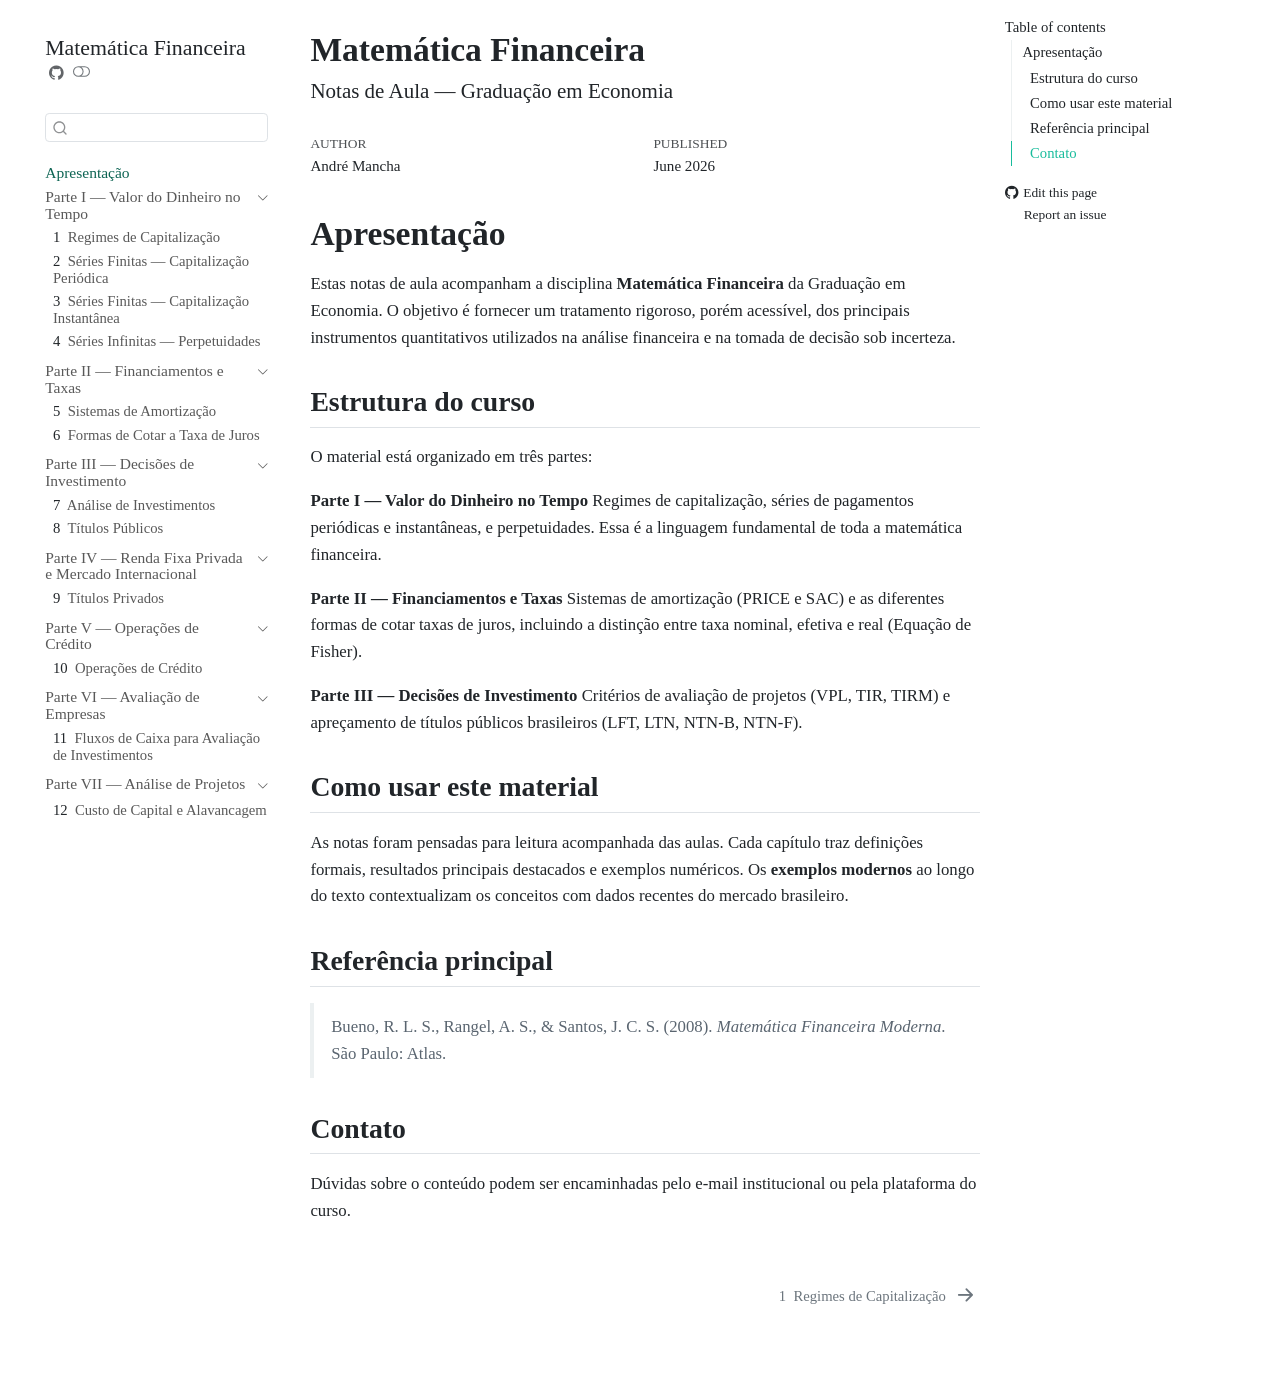
<file: index.html>
<!DOCTYPE html>
<html xmlns="http://www.w3.org/1999/xhtml" lang="en" xml:lang="en"><head>

<meta charset="utf-8">
<meta name="generator" content="quarto-1.9.37">

<meta name="viewport" content="width=device-width, initial-scale=1.0, user-scalable=yes">

<meta name="author" content="André Mancha">

<title>Matemática Financeira</title>
<style>
/* Default styles provided by pandoc.
** See https://pandoc.org/MANUAL.html#variables-for-html for config info.
*/
code{white-space: pre-wrap;}
span.smallcaps{font-variant: small-caps;}
div.columns{display: flex; gap: min(4vw, 1.5em);}
div.column{flex: auto; overflow-x: auto;}
div.hanging-indent{margin-left: 1.5em; text-indent: -1.5em;}
ul.task-list{list-style: none;}
ul.task-list li input[type="checkbox"] {
  width: 0.8em;
  margin: 0 0.8em 0.2em -1em; /* quarto-specific, see https://github.com/quarto-dev/quarto-cli/issues/4556 */ 
  vertical-align: middle;
}
</style>


<script src="site_libs/quarto-nav/quarto-nav.js"></script>
<script src="site_libs/quarto-nav/headroom.min.js"></script>
<script src="site_libs/clipboard/clipboard.min.js"></script>
<script src="site_libs/quarto-search/autocomplete.umd.js"></script>
<script src="site_libs/quarto-search/fuse.min.js"></script>
<script src="site_libs/quarto-search/quarto-search.js"></script>
<meta name="quarto:offset" content="./">
<link href="./cap01.html" rel="next">
<script src="site_libs/quarto-html/quarto.js" type="module"></script>
<script src="site_libs/quarto-html/tabsets/tabsets.js" type="module"></script>
<script src="site_libs/quarto-html/popper.min.js"></script>
<script src="site_libs/quarto-html/tippy.umd.min.js"></script>
<script src="site_libs/quarto-html/anchor.min.js"></script>
<link href="site_libs/quarto-html/tippy.css" rel="stylesheet">
<link href="site_libs/quarto-html/quarto-syntax-highlighting-acf12a64177840b8d86f2d4f01b2e9fb.css" rel="stylesheet" class="quarto-color-scheme" id="quarto-text-highlighting-styles">
<link href="site_libs/quarto-html/quarto-syntax-highlighting-dark-23bbe8b5e4efc1e257f6d59dce478b08.css" rel="stylesheet" class="quarto-color-scheme quarto-color-alternate" id="quarto-text-highlighting-styles">
<link href="site_libs/quarto-html/quarto-syntax-highlighting-acf12a64177840b8d86f2d4f01b2e9fb.css" rel="stylesheet" class="quarto-color-scheme-extra" id="quarto-text-highlighting-styles">
<script src="site_libs/bootstrap/bootstrap.min.js"></script>
<link href="site_libs/bootstrap/bootstrap-icons.css" rel="stylesheet">
<link href="site_libs/bootstrap/bootstrap-5e84bfc275a11b50e0d7ebff09d618b5.min.css" rel="stylesheet" append-hash="true" class="quarto-color-scheme" id="quarto-bootstrap" data-mode="light">
<link href="site_libs/bootstrap/bootstrap-dark-033fcdf7c47ae6dba4dd670e3d8864e9.min.css" rel="stylesheet" append-hash="true" class="quarto-color-scheme quarto-color-alternate" id="quarto-bootstrap" data-mode="dark">
<link href="site_libs/bootstrap/bootstrap-5e84bfc275a11b50e0d7ebff09d618b5.min.css" rel="stylesheet" append-hash="true" class="quarto-color-scheme-extra" id="quarto-bootstrap" data-mode="light">
<script id="quarto-search-options" type="application/json">{
  "location": "sidebar",
  "copy-button": false,
  "collapse-after": 3,
  "panel-placement": "start",
  "type": "textbox",
  "limit": 50,
  "keyboard-shortcut": [
    "f",
    "/",
    "s"
  ],
  "show-item-context": false,
  "language": {
    "search-no-results-text": "No results",
    "search-matching-documents-text": "matching documents",
    "search-copy-link-title": "Copy link to search",
    "search-hide-matches-text": "Hide additional matches",
    "search-more-match-text": "more match in this document",
    "search-more-matches-text": "more matches in this document",
    "search-clear-button-title": "Clear",
    "search-text-placeholder": "",
    "search-detached-cancel-button-title": "Cancel",
    "search-submit-button-title": "Submit",
    "search-label": "Search"
  }
}</script>


</head>

<body class="nav-sidebar floating quarto-light"><script id="quarto-html-before-body" type="application/javascript">
    const toggleBodyColorMode = (bsSheetEl) => {
      const mode = bsSheetEl.getAttribute("data-mode");
      const bodyEl = window.document.querySelector("body");
      if (mode === "dark") {
        bodyEl.classList.add("quarto-dark");
        bodyEl.classList.remove("quarto-light");
      } else {
        bodyEl.classList.add("quarto-light");
        bodyEl.classList.remove("quarto-dark");
      }
    }
    const toggleBodyColorPrimary = () => {
      const bsSheetEl = window.document.querySelector("link#quarto-bootstrap:not([rel=disabled-stylesheet])");
      if (bsSheetEl) {
        toggleBodyColorMode(bsSheetEl);
      }
    }
    const setColorSchemeToggle = (alternate) => {
      const toggles = window.document.querySelectorAll('.quarto-color-scheme-toggle');
      for (let i=0; i < toggles.length; i++) {
        const toggle = toggles[i];
        if (toggle) {
          if (alternate) {
            toggle.classList.add("alternate");
          } else {
            toggle.classList.remove("alternate");
          }
        }
      }
    };
    const toggleColorMode = (alternate) => {
      // Switch the stylesheets
      const primaryStylesheets = window.document.querySelectorAll('link.quarto-color-scheme:not(.quarto-color-alternate)');
      const alternateStylesheets = window.document.querySelectorAll('link.quarto-color-scheme.quarto-color-alternate');
      manageTransitions('#quarto-margin-sidebar .nav-link', false);
      if (alternate) {
        // note: dark is layered on light, we don't disable primary!
        enableStylesheet(alternateStylesheets);
        for (const sheetNode of alternateStylesheets) {
          if (sheetNode.id === "quarto-bootstrap") {
            toggleBodyColorMode(sheetNode);
          }
        }
      } else {
        disableStylesheet(alternateStylesheets);
        enableStylesheet(primaryStylesheets)
        toggleBodyColorPrimary();
      }
      manageTransitions('#quarto-margin-sidebar .nav-link', true);
      // Switch the toggles
      setColorSchemeToggle(alternate)
      // Hack to workaround the fact that safari doesn't
      // properly recolor the scrollbar when toggling (#1455)
      if (navigator.userAgent.indexOf('Safari') > 0 && navigator.userAgent.indexOf('Chrome') == -1) {
        manageTransitions("body", false);
        window.scrollTo(0, 1);
        setTimeout(() => {
          window.scrollTo(0, 0);
          manageTransitions("body", true);
        }, 40);
      }
    }
    const disableStylesheet = (stylesheets) => {
      for (let i=0; i < stylesheets.length; i++) {
        const stylesheet = stylesheets[i];
        stylesheet.rel = 'disabled-stylesheet';
      }
    }
    const enableStylesheet = (stylesheets) => {
      for (let i=0; i < stylesheets.length; i++) {
        const stylesheet = stylesheets[i];
        if(stylesheet.rel !== 'stylesheet') { // for Chrome, which will still FOUC without this check
          stylesheet.rel = 'stylesheet';
        }
      }
    }
    const manageTransitions = (selector, allowTransitions) => {
      const els = window.document.querySelectorAll(selector);
      for (let i=0; i < els.length; i++) {
        const el = els[i];
        if (allowTransitions) {
          el.classList.remove('notransition');
        } else {
          el.classList.add('notransition');
        }
      }
    }
    const isFileUrl = () => {
      return window.location.protocol === 'file:';
    }
    const hasAlternateSentinel = () => {
      let styleSentinel = getColorSchemeSentinel();
      if (styleSentinel !== null) {
        return styleSentinel === "alternate";
      } else {
        return false;
      }
    }
    const setStyleSentinel = (alternate) => {
      const value = alternate ? "alternate" : "default";
      if (!isFileUrl()) {
        window.localStorage.setItem("quarto-color-scheme", value);
      } else {
        localAlternateSentinel = value;
      }
    }
    const getColorSchemeSentinel = () => {
      if (!isFileUrl()) {
        const storageValue = window.localStorage.getItem("quarto-color-scheme");
        return storageValue != null ? storageValue : localAlternateSentinel;
      } else {
        return localAlternateSentinel;
      }
    }
    const toggleGiscusIfUsed = (isAlternate, darkModeDefault) => {
      const baseTheme = document.querySelector('#giscus-base-theme')?.value ?? 'light';
      const alternateTheme = document.querySelector('#giscus-alt-theme')?.value ?? 'dark';
      let newTheme = '';
      if(authorPrefersDark) {
        newTheme = isAlternate ? baseTheme : alternateTheme;
      } else {
        newTheme = isAlternate ? alternateTheme : baseTheme;
      }
      const changeGiscusTheme = () => {
        // From: https://github.com/giscus/giscus/issues/336
        const sendMessage = (message) => {
          const iframe = document.querySelector('iframe.giscus-frame');
          if (!iframe) return;
          iframe.contentWindow.postMessage({ giscus: message }, 'https://giscus.app');
        }
        sendMessage({
          setConfig: {
            theme: newTheme
          }
        });
      }
      const isGiscussLoaded = window.document.querySelector('iframe.giscus-frame') !== null;
      if (isGiscussLoaded) {
        changeGiscusTheme();
      }
    };
    const authorPrefersDark = false;
    const darkModeDefault = authorPrefersDark;
      document.querySelector('link#quarto-text-highlighting-styles.quarto-color-scheme-extra').rel = 'disabled-stylesheet';
      document.querySelector('link#quarto-bootstrap.quarto-color-scheme-extra').rel = 'disabled-stylesheet';
    let localAlternateSentinel = darkModeDefault ? 'alternate' : 'default';
    // Dark / light mode switch
    window.quartoToggleColorScheme = () => {
      // Read the current dark / light value
      let toAlternate = !hasAlternateSentinel();
      toggleColorMode(toAlternate);
      setStyleSentinel(toAlternate);
      toggleGiscusIfUsed(toAlternate, darkModeDefault);
      window.dispatchEvent(new Event('resize'));
    };
    // Switch to dark mode if need be
    if (hasAlternateSentinel()) {
      toggleColorMode(true);
    } else {
      toggleColorMode(false);
    }
  </script>

<div id="quarto-search-results"></div>
  <header id="quarto-header" class="headroom fixed-top">
  <nav class="quarto-secondary-nav">
    <div class="container-fluid d-flex">
      <button type="button" class="quarto-btn-toggle btn" data-bs-toggle="collapse" role="button" data-bs-target=".quarto-sidebar-collapse-item" aria-controls="quarto-sidebar" aria-expanded="false" aria-label="Toggle sidebar navigation" onclick="if (window.quartoToggleHeadroom) { window.quartoToggleHeadroom(); }">
        <i class="bi bi-layout-text-sidebar-reverse"></i>
      </button>
        <nav class="quarto-page-breadcrumbs" aria-label="breadcrumb"><ol class="breadcrumb"><li class="breadcrumb-item"><a href="./index.html">Apresentação</a></li></ol></nav>
        <a class="flex-grow-1" role="navigation" data-bs-toggle="collapse" data-bs-target=".quarto-sidebar-collapse-item" aria-controls="quarto-sidebar" aria-expanded="false" aria-label="Toggle sidebar navigation" onclick="if (window.quartoToggleHeadroom) { window.quartoToggleHeadroom(); }">      
        </a>
      <button type="button" class="btn quarto-search-button" aria-label="Search" onclick="window.quartoOpenSearch();">
        <i class="bi bi-search"></i>
      </button>
    </div>
  </nav>
</header>
<!-- content -->
<div id="quarto-content" class="quarto-container page-columns page-rows-contents page-layout-article">
<!-- sidebar -->
  <nav id="quarto-sidebar" class="sidebar collapse collapse-horizontal quarto-sidebar-collapse-item sidebar-navigation floating overflow-auto">
    <div class="pt-lg-2 mt-2 text-left sidebar-header">
    <div class="sidebar-title mb-0 py-0">
      <a href="./">Matemática Financeira</a> 
        <div class="sidebar-tools-main">
    <a href="https://github.com/andre-mancha/MatFin" title="Source Code" class="quarto-navigation-tool px-1" aria-label="Source Code"><i class="bi bi-github"></i></a>
  <a href="" class="quarto-color-scheme-toggle quarto-navigation-tool  px-1" onclick="window.quartoToggleColorScheme(); return false;" title="Toggle dark mode"><i class="bi"></i></a>
</div>
    </div>
      </div>
        <div class="mt-2 flex-shrink-0 align-items-center">
        <div class="sidebar-search">
        <div id="quarto-search" class="" title="Search"></div>
        </div>
        </div>
    <div class="sidebar-menu-container"> 
    <ul class="list-unstyled mt-1">
        <li class="sidebar-item">
  <div class="sidebar-item-container"> 
  <a href="./index.html" class="sidebar-item-text sidebar-link active">
 <span class="menu-text">Apresentação</span></a>
  </div>
</li>
        <li class="sidebar-item sidebar-item-section">
      <div class="sidebar-item-container"> 
            <a class="sidebar-item-text sidebar-link text-start" data-bs-toggle="collapse" data-bs-target="#quarto-sidebar-section-1" role="navigation" aria-expanded="true">
 <span class="menu-text">Parte I — Valor do Dinheiro no Tempo</span></a>
          <a class="sidebar-item-toggle text-start" data-bs-toggle="collapse" data-bs-target="#quarto-sidebar-section-1" role="navigation" aria-expanded="true" aria-label="Toggle section">
            <i class="bi bi-chevron-right ms-2"></i>
          </a> 
      </div>
      <ul id="quarto-sidebar-section-1" class="collapse list-unstyled sidebar-section depth1 show">  
          <li class="sidebar-item">
  <div class="sidebar-item-container"> 
  <a href="./cap01.html" class="sidebar-item-text sidebar-link">
 <span class="menu-text"><span class="chapter-number">1</span>&nbsp; <span class="chapter-title">Regimes de Capitalização</span></span></a>
  </div>
</li>
          <li class="sidebar-item">
  <div class="sidebar-item-container"> 
  <a href="./cap02.html" class="sidebar-item-text sidebar-link">
 <span class="menu-text"><span class="chapter-number">2</span>&nbsp; <span class="chapter-title">Séries Finitas — Capitalização Periódica</span></span></a>
  </div>
</li>
          <li class="sidebar-item">
  <div class="sidebar-item-container"> 
  <a href="./cap03.html" class="sidebar-item-text sidebar-link">
 <span class="menu-text"><span class="chapter-number">3</span>&nbsp; <span class="chapter-title">Séries Finitas — Capitalização Instantânea</span></span></a>
  </div>
</li>
          <li class="sidebar-item">
  <div class="sidebar-item-container"> 
  <a href="./cap04.html" class="sidebar-item-text sidebar-link">
 <span class="menu-text"><span class="chapter-number">4</span>&nbsp; <span class="chapter-title">Séries Infinitas — Perpetuidades</span></span></a>
  </div>
</li>
      </ul>
  </li>
        <li class="sidebar-item sidebar-item-section">
      <div class="sidebar-item-container"> 
            <a class="sidebar-item-text sidebar-link text-start" data-bs-toggle="collapse" data-bs-target="#quarto-sidebar-section-2" role="navigation" aria-expanded="true">
 <span class="menu-text">Parte II — Financiamentos e Taxas</span></a>
          <a class="sidebar-item-toggle text-start" data-bs-toggle="collapse" data-bs-target="#quarto-sidebar-section-2" role="navigation" aria-expanded="true" aria-label="Toggle section">
            <i class="bi bi-chevron-right ms-2"></i>
          </a> 
      </div>
      <ul id="quarto-sidebar-section-2" class="collapse list-unstyled sidebar-section depth1 show">  
          <li class="sidebar-item">
  <div class="sidebar-item-container"> 
  <a href="./cap05.html" class="sidebar-item-text sidebar-link">
 <span class="menu-text"><span class="chapter-number">5</span>&nbsp; <span class="chapter-title">Sistemas de Amortização</span></span></a>
  </div>
</li>
          <li class="sidebar-item">
  <div class="sidebar-item-container"> 
  <a href="./cap06.html" class="sidebar-item-text sidebar-link">
 <span class="menu-text"><span class="chapter-number">6</span>&nbsp; <span class="chapter-title">Formas de Cotar a Taxa de Juros</span></span></a>
  </div>
</li>
      </ul>
  </li>
        <li class="sidebar-item sidebar-item-section">
      <div class="sidebar-item-container"> 
            <a class="sidebar-item-text sidebar-link text-start" data-bs-toggle="collapse" data-bs-target="#quarto-sidebar-section-3" role="navigation" aria-expanded="true">
 <span class="menu-text">Parte III — Decisões de Investimento</span></a>
          <a class="sidebar-item-toggle text-start" data-bs-toggle="collapse" data-bs-target="#quarto-sidebar-section-3" role="navigation" aria-expanded="true" aria-label="Toggle section">
            <i class="bi bi-chevron-right ms-2"></i>
          </a> 
      </div>
      <ul id="quarto-sidebar-section-3" class="collapse list-unstyled sidebar-section depth1 show">  
          <li class="sidebar-item">
  <div class="sidebar-item-container"> 
  <a href="./cap07.html" class="sidebar-item-text sidebar-link">
 <span class="menu-text"><span class="chapter-number">7</span>&nbsp; <span class="chapter-title">Análise de Investimentos</span></span></a>
  </div>
</li>
          <li class="sidebar-item">
  <div class="sidebar-item-container"> 
  <a href="./cap08.html" class="sidebar-item-text sidebar-link">
 <span class="menu-text"><span class="chapter-number">8</span>&nbsp; <span class="chapter-title">Títulos Públicos</span></span></a>
  </div>
</li>
      </ul>
  </li>
        <li class="sidebar-item sidebar-item-section">
      <div class="sidebar-item-container"> 
            <a class="sidebar-item-text sidebar-link text-start" data-bs-toggle="collapse" data-bs-target="#quarto-sidebar-section-4" role="navigation" aria-expanded="true">
 <span class="menu-text">Parte IV — Renda Fixa Privada e Mercado Internacional</span></a>
          <a class="sidebar-item-toggle text-start" data-bs-toggle="collapse" data-bs-target="#quarto-sidebar-section-4" role="navigation" aria-expanded="true" aria-label="Toggle section">
            <i class="bi bi-chevron-right ms-2"></i>
          </a> 
      </div>
      <ul id="quarto-sidebar-section-4" class="collapse list-unstyled sidebar-section depth1 show">  
          <li class="sidebar-item">
  <div class="sidebar-item-container"> 
  <a href="./cap09.html" class="sidebar-item-text sidebar-link">
 <span class="menu-text"><span class="chapter-number">9</span>&nbsp; <span class="chapter-title">Títulos Privados</span></span></a>
  </div>
</li>
      </ul>
  </li>
        <li class="sidebar-item sidebar-item-section">
      <div class="sidebar-item-container"> 
            <a class="sidebar-item-text sidebar-link text-start" data-bs-toggle="collapse" data-bs-target="#quarto-sidebar-section-5" role="navigation" aria-expanded="true">
 <span class="menu-text">Parte V — Operações de Crédito</span></a>
          <a class="sidebar-item-toggle text-start" data-bs-toggle="collapse" data-bs-target="#quarto-sidebar-section-5" role="navigation" aria-expanded="true" aria-label="Toggle section">
            <i class="bi bi-chevron-right ms-2"></i>
          </a> 
      </div>
      <ul id="quarto-sidebar-section-5" class="collapse list-unstyled sidebar-section depth1 show">  
          <li class="sidebar-item">
  <div class="sidebar-item-container"> 
  <a href="./cap10.html" class="sidebar-item-text sidebar-link">
 <span class="menu-text"><span class="chapter-number">10</span>&nbsp; <span class="chapter-title">Operações de Crédito</span></span></a>
  </div>
</li>
      </ul>
  </li>
        <li class="sidebar-item sidebar-item-section">
      <div class="sidebar-item-container"> 
            <a class="sidebar-item-text sidebar-link text-start" data-bs-toggle="collapse" data-bs-target="#quarto-sidebar-section-6" role="navigation" aria-expanded="true">
 <span class="menu-text">Parte VI — Avaliação de Empresas</span></a>
          <a class="sidebar-item-toggle text-start" data-bs-toggle="collapse" data-bs-target="#quarto-sidebar-section-6" role="navigation" aria-expanded="true" aria-label="Toggle section">
            <i class="bi bi-chevron-right ms-2"></i>
          </a> 
      </div>
      <ul id="quarto-sidebar-section-6" class="collapse list-unstyled sidebar-section depth1 show">  
          <li class="sidebar-item">
  <div class="sidebar-item-container"> 
  <a href="./cap11.html" class="sidebar-item-text sidebar-link">
 <span class="menu-text"><span class="chapter-number">11</span>&nbsp; <span class="chapter-title">Fluxos de Caixa para Avaliação de Investimentos</span></span></a>
  </div>
</li>
      </ul>
  </li>
        <li class="sidebar-item sidebar-item-section">
      <div class="sidebar-item-container"> 
            <a class="sidebar-item-text sidebar-link text-start" data-bs-toggle="collapse" data-bs-target="#quarto-sidebar-section-7" role="navigation" aria-expanded="true">
 <span class="menu-text">Parte VII — Análise de Projetos</span></a>
          <a class="sidebar-item-toggle text-start" data-bs-toggle="collapse" data-bs-target="#quarto-sidebar-section-7" role="navigation" aria-expanded="true" aria-label="Toggle section">
            <i class="bi bi-chevron-right ms-2"></i>
          </a> 
      </div>
      <ul id="quarto-sidebar-section-7" class="collapse list-unstyled sidebar-section depth1 show">  
          <li class="sidebar-item">
  <div class="sidebar-item-container"> 
  <a href="./cap12.html" class="sidebar-item-text sidebar-link">
 <span class="menu-text"><span class="chapter-number">12</span>&nbsp; <span class="chapter-title">Custo de Capital e Alavancagem</span></span></a>
  </div>
</li>
      </ul>
  </li>
    </ul>
    </div>
</nav>
<div id="quarto-sidebar-glass" class="quarto-sidebar-collapse-item" data-bs-toggle="collapse" data-bs-target=".quarto-sidebar-collapse-item"></div>
<!-- margin-sidebar -->
    <div id="quarto-margin-sidebar" class="sidebar margin-sidebar">
        <nav id="TOC" role="doc-toc" class="toc-active">
    <h2 id="toc-title">Table of contents</h2>
   
  <ul>
  <li><a href="#apresentação" id="toc-apresentação" class="nav-link active" data-scroll-target="#apresentação">Apresentação</a>
  <ul class="collapse">
  <li><a href="#estrutura-do-curso" id="toc-estrutura-do-curso" class="nav-link" data-scroll-target="#estrutura-do-curso">Estrutura do curso</a></li>
  <li><a href="#como-usar-este-material" id="toc-como-usar-este-material" class="nav-link" data-scroll-target="#como-usar-este-material">Como usar este material</a></li>
  <li><a href="#referência-principal" id="toc-referência-principal" class="nav-link" data-scroll-target="#referência-principal">Referência principal</a></li>
  <li><a href="#contato" id="toc-contato" class="nav-link" data-scroll-target="#contato">Contato</a></li>
  </ul></li>
  </ul>
<div class="toc-actions"><ul><li><a href="https://github.com/andre-mancha/MatFin/edit/main/index.qmd" class="toc-action"><i class="bi bi-github"></i>Edit this page</a></li><li><a href="https://github.com/andre-mancha/MatFin/issues/new" class="toc-action"><i class="bi empty"></i>Report an issue</a></li></ul></div></nav>
    </div>
<!-- main -->
<main class="content" id="quarto-document-content">


<header id="title-block-header" class="quarto-title-block default">
<div class="quarto-title">
<h1 class="title">Matemática Financeira</h1>
<p class="subtitle lead">Notas de Aula — Graduação em Economia</p>
</div>



<div class="quarto-title-meta">

    <div>
    <div class="quarto-title-meta-heading">Author</div>
    <div class="quarto-title-meta-contents">
             <p>André Mancha </p>
          </div>
  </div>
    
    <div>
    <div class="quarto-title-meta-heading">Published</div>
    <div class="quarto-title-meta-contents">
      <p class="date">June 2026</p>
    </div>
  </div>
  
    
  </div>
  


</header>


<section id="apresentação" class="level1 unnumbered">
<h1 class="unnumbered">Apresentação</h1>
<p>Estas notas de aula acompanham a disciplina <strong>Matemática Financeira</strong> da Graduação em Economia. O objetivo é fornecer um tratamento rigoroso, porém acessível, dos principais instrumentos quantitativos utilizados na análise financeira e na tomada de decisão sob incerteza.</p>
<section id="estrutura-do-curso" class="level2">
<h2 class="anchored" data-anchor-id="estrutura-do-curso">Estrutura do curso</h2>
<p>O material está organizado em três partes:</p>
<p><strong>Parte I — Valor do Dinheiro no Tempo</strong> Regimes de capitalização, séries de pagamentos periódicas e instantâneas, e perpetuidades. Essa é a linguagem fundamental de toda a matemática financeira.</p>
<p><strong>Parte II — Financiamentos e Taxas</strong> Sistemas de amortização (PRICE e SAC) e as diferentes formas de cotar taxas de juros, incluindo a distinção entre taxa nominal, efetiva e real (Equação de Fisher).</p>
<p><strong>Parte III — Decisões de Investimento</strong> Critérios de avaliação de projetos (VPL, TIR, TIRM) e apreçamento de títulos públicos brasileiros (LFT, LTN, NTN-B, NTN-F).</p>
</section>
<section id="como-usar-este-material" class="level2">
<h2 class="anchored" data-anchor-id="como-usar-este-material">Como usar este material</h2>
<p>As notas foram pensadas para leitura acompanhada das aulas. Cada capítulo traz definições formais, resultados principais destacados e exemplos numéricos. Os <strong>exemplos modernos</strong> ao longo do texto contextualizam os conceitos com dados recentes do mercado brasileiro.</p>
</section>
<section id="referência-principal" class="level2">
<h2 class="anchored" data-anchor-id="referência-principal">Referência principal</h2>
<blockquote class="blockquote">
<p>Bueno, R. L. S., Rangel, A. S., &amp; Santos, J. C. S. (2008). <em>Matemática Financeira Moderna</em>. São Paulo: Atlas.</p>
</blockquote>
</section>
<section id="contato" class="level2">
<h2 class="anchored" data-anchor-id="contato">Contato</h2>
<p>Dúvidas sobre o conteúdo podem ser encaminhadas pelo e-mail institucional ou pela plataforma do curso.</p>


</section>
</section>

</main> <!-- /main -->
<script id="quarto-html-after-body" type="application/javascript">
  window.document.addEventListener("DOMContentLoaded", function (event) {
    // Ensure there is a toggle, if there isn't float one in the top right
    if (window.document.querySelector('.quarto-color-scheme-toggle') === null) {
      const a = window.document.createElement('a');
      a.classList.add('top-right');
      a.classList.add('quarto-color-scheme-toggle');
      a.href = "";
      a.onclick = function() { try { window.quartoToggleColorScheme(); } catch {} return false; };
      const i = window.document.createElement("i");
      i.classList.add('bi');
      a.appendChild(i);
      window.document.body.appendChild(a);
    }
    setColorSchemeToggle(hasAlternateSentinel())
    const icon = "";
    const anchorJS = new window.AnchorJS();
    anchorJS.options = {
      placement: 'right',
      icon: icon
    };
    anchorJS.add('.anchored');
    const isCodeAnnotation = (el) => {
      for (const clz of el.classList) {
        if (clz.startsWith('code-annotation-')) {                     
          return true;
        }
      }
      return false;
    }
    const onCopySuccess = function(e) {
      // button target
      const button = e.trigger;
      // don't keep focus
      button.blur();
      // flash "checked"
      button.classList.add('code-copy-button-checked');
      var currentTitle = button.getAttribute("title");
      button.setAttribute("title", "Copied!");
      let tooltip;
      if (window.bootstrap) {
        button.setAttribute("data-bs-toggle", "tooltip");
        button.setAttribute("data-bs-placement", "left");
        button.setAttribute("data-bs-title", "Copied!");
        tooltip = new bootstrap.Tooltip(button, 
          { trigger: "manual", 
            customClass: "code-copy-button-tooltip",
            offset: [0, -8]});
        tooltip.show();    
      }
      setTimeout(function() {
        if (tooltip) {
          tooltip.hide();
          button.removeAttribute("data-bs-title");
          button.removeAttribute("data-bs-toggle");
          button.removeAttribute("data-bs-placement");
        }
        button.setAttribute("title", currentTitle);
        button.classList.remove('code-copy-button-checked');
      }, 1000);
      // clear code selection
      e.clearSelection();
    }
    const getTextToCopy = function(trigger) {
      const outerScaffold = trigger.parentElement.cloneNode(true);
      const codeEl = outerScaffold.querySelector('code');
      for (const childEl of codeEl.children) {
        if (isCodeAnnotation(childEl)) {
          childEl.remove();
        }
      }
      return codeEl.innerText;
    }
    const clipboard = new window.ClipboardJS('.code-copy-button:not([data-in-quarto-modal])', {
      text: getTextToCopy
    });
    clipboard.on('success', onCopySuccess);
    if (window.document.getElementById('quarto-embedded-source-code-modal')) {
      const clipboardModal = new window.ClipboardJS('.code-copy-button[data-in-quarto-modal]', {
        text: getTextToCopy,
        container: window.document.getElementById('quarto-embedded-source-code-modal')
      });
      clipboardModal.on('success', onCopySuccess);
    }
      var localhostRegex = new RegExp(/^(?:http|https):\/\/localhost\:?[0-9]*\//);
      var mailtoRegex = new RegExp(/^mailto:/);
        var filterRegex = new RegExp('/' + window.location.host + '/');
      var isInternal = (href) => {
          return filterRegex.test(href) || localhostRegex.test(href) || mailtoRegex.test(href);
      }
      // Inspect non-navigation links and adorn them if external
     var links = window.document.querySelectorAll('a[href]:not(.nav-link):not(.navbar-brand):not(.toc-action):not(.sidebar-link):not(.sidebar-item-toggle):not(.pagination-link):not(.no-external):not([aria-hidden]):not(.dropdown-item):not(.quarto-navigation-tool):not(.about-link)');
      for (var i=0; i<links.length; i++) {
        const link = links[i];
        if (!isInternal(link.href)) {
          // undo the damage that might have been done by quarto-nav.js in the case of
          // links that we want to consider external
          if (link.dataset.originalHref !== undefined) {
            link.href = link.dataset.originalHref;
          }
        }
      }
    function tippyHover(el, contentFn, onTriggerFn, onUntriggerFn) {
      const config = {
        allowHTML: true,
        maxWidth: 500,
        delay: 100,
        arrow: false,
        appendTo: function(el) {
            return el.parentElement;
        },
        interactive: true,
        interactiveBorder: 10,
        theme: 'quarto',
        placement: 'bottom-start',
      };
      if (contentFn) {
        config.content = contentFn;
      }
      if (onTriggerFn) {
        config.onTrigger = onTriggerFn;
      }
      if (onUntriggerFn) {
        config.onUntrigger = onUntriggerFn;
      }
      window.tippy(el, config); 
    }
    const noterefs = window.document.querySelectorAll('a[role="doc-noteref"]');
    for (var i=0; i<noterefs.length; i++) {
      const ref = noterefs[i];
      tippyHover(ref, function() {
        // use id or data attribute instead here
        let href = ref.getAttribute('data-footnote-href') || ref.getAttribute('href');
        try { href = new URL(href).hash; } catch {}
        const id = href.replace(/^#\/?/, "");
        const note = window.document.getElementById(id);
        if (note) {
          return note.innerHTML;
        } else {
          return "";
        }
      });
    }
    const xrefs = window.document.querySelectorAll('a.quarto-xref');
    const processXRef = (id, note) => {
      // Strip column container classes
      const stripColumnClz = (el) => {
        el.classList.remove("page-full", "page-columns");
        if (el.children) {
          for (const child of el.children) {
            stripColumnClz(child);
          }
        }
      }
      stripColumnClz(note)
      if (id === null || id.startsWith('sec-')) {
        // Special case sections, only their first couple elements
        const container = document.createElement("div");
        if (note.children && note.children.length > 2) {
          container.appendChild(note.children[0].cloneNode(true));
          for (let i = 1; i < note.children.length; i++) {
            const child = note.children[i];
            if (child.tagName === "P" && child.innerText === "") {
              continue;
            } else {
              container.appendChild(child.cloneNode(true));
              break;
            }
          }
          if (window.Quarto?.typesetMath) {
            window.Quarto.typesetMath(container);
          }
          return container.innerHTML
        } else {
          if (window.Quarto?.typesetMath) {
            window.Quarto.typesetMath(note);
          }
          return note.innerHTML;
        }
      } else {
        // Remove any anchor links if they are present
        const anchorLink = note.querySelector('a.anchorjs-link');
        if (anchorLink) {
          anchorLink.remove();
        }
        if (window.Quarto?.typesetMath) {
          window.Quarto.typesetMath(note);
        }
        if (note.classList.contains("callout")) {
          return note.outerHTML;
        } else {
          return note.innerHTML;
        }
      }
    }
    for (var i=0; i<xrefs.length; i++) {
      const xref = xrefs[i];
      tippyHover(xref, undefined, function(instance) {
        instance.disable();
        let url = xref.getAttribute('href');
        let hash = undefined; 
        if (url.startsWith('#')) {
          hash = url;
        } else {
          try { hash = new URL(url).hash; } catch {}
        }
        if (hash) {
          const id = hash.replace(/^#\/?/, "");
          const note = window.document.getElementById(id);
          if (note !== null) {
            try {
              const html = processXRef(id, note.cloneNode(true));
              instance.setContent(html);
            } finally {
              instance.enable();
              instance.show();
            }
          } else {
            // See if we can fetch this
            fetch(url.split('#')[0])
            .then(res => res.text())
            .then(html => {
              const parser = new DOMParser();
              const htmlDoc = parser.parseFromString(html, "text/html");
              const note = htmlDoc.getElementById(id);
              if (note !== null) {
                const html = processXRef(id, note);
                instance.setContent(html);
              } 
            }).finally(() => {
              instance.enable();
              instance.show();
            });
          }
        } else {
          // See if we can fetch a full url (with no hash to target)
          // This is a special case and we should probably do some content thinning / targeting
          fetch(url)
          .then(res => res.text())
          .then(html => {
            const parser = new DOMParser();
            const htmlDoc = parser.parseFromString(html, "text/html");
            const note = htmlDoc.querySelector('main.content');
            if (note !== null) {
              // This should only happen for chapter cross references
              // (since there is no id in the URL)
              // remove the first header
              if (note.children.length > 0 && note.children[0].tagName === "HEADER") {
                note.children[0].remove();
              }
              const html = processXRef(null, note);
              instance.setContent(html);
            } 
          }).finally(() => {
            instance.enable();
            instance.show();
          });
        }
      }, function(instance) {
      });
    }
        let selectedAnnoteEl;
        const selectorForAnnotation = ( cell, annotation) => {
          let cellAttr = 'data-code-cell="' + cell + '"';
          let lineAttr = 'data-code-annotation="' +  annotation + '"';
          const selector = 'span[' + cellAttr + '][' + lineAttr + ']';
          return selector;
        }
        const selectCodeLines = (annoteEl) => {
          const doc = window.document;
          const targetCell = annoteEl.getAttribute("data-target-cell");
          const targetAnnotation = annoteEl.getAttribute("data-target-annotation");
          const annoteSpan = window.document.querySelector(selectorForAnnotation(targetCell, targetAnnotation));
          const lines = annoteSpan.getAttribute("data-code-lines").split(",");
          const lineIds = lines.map((line) => {
            return targetCell + "-" + line;
          })
          let top = null;
          let height = null;
          let parent = null;
          if (lineIds.length > 0) {
              //compute the position of the single el (top and bottom and make a div)
              const el = window.document.getElementById(lineIds[0]);
              top = el.offsetTop;
              height = el.offsetHeight;
              parent = el.parentElement.parentElement;
            if (lineIds.length > 1) {
              const lastEl = window.document.getElementById(lineIds[lineIds.length - 1]);
              const bottom = lastEl.offsetTop + lastEl.offsetHeight;
              height = bottom - top;
            }
            if (top !== null && height !== null && parent !== null) {
              // cook up a div (if necessary) and position it 
              let div = window.document.getElementById("code-annotation-line-highlight");
              if (div === null) {
                div = window.document.createElement("div");
                div.setAttribute("id", "code-annotation-line-highlight");
                div.style.position = 'absolute';
                parent.appendChild(div);
              }
              div.style.top = top - 2 + "px";
              div.style.height = height + 4 + "px";
              div.style.left = 0;
              let gutterDiv = window.document.getElementById("code-annotation-line-highlight-gutter");
              if (gutterDiv === null) {
                gutterDiv = window.document.createElement("div");
                gutterDiv.setAttribute("id", "code-annotation-line-highlight-gutter");
                gutterDiv.style.position = 'absolute';
                const codeCell = window.document.getElementById(targetCell);
                const gutter = codeCell.querySelector('.code-annotation-gutter');
                gutter.appendChild(gutterDiv);
              }
              gutterDiv.style.top = top - 2 + "px";
              gutterDiv.style.height = height + 4 + "px";
            }
            selectedAnnoteEl = annoteEl;
          }
        };
        const unselectCodeLines = () => {
          const elementsIds = ["code-annotation-line-highlight", "code-annotation-line-highlight-gutter"];
          elementsIds.forEach((elId) => {
            const div = window.document.getElementById(elId);
            if (div) {
              div.remove();
            }
          });
          selectedAnnoteEl = undefined;
        };
          // Handle positioning of the toggle
      window.addEventListener(
        "resize",
        throttle(() => {
          elRect = undefined;
          if (selectedAnnoteEl) {
            selectCodeLines(selectedAnnoteEl);
          }
        }, 10)
      );
      function throttle(fn, ms) {
      let throttle = false;
      let timer;
        return (...args) => {
          if(!throttle) { // first call gets through
              fn.apply(this, args);
              throttle = true;
          } else { // all the others get throttled
              if(timer) clearTimeout(timer); // cancel #2
              timer = setTimeout(() => {
                fn.apply(this, args);
                timer = throttle = false;
              }, ms);
          }
        };
      }
        // Attach click handler to the DT
        const annoteDls = window.document.querySelectorAll('dt[data-target-cell]');
        for (const annoteDlNode of annoteDls) {
          annoteDlNode.addEventListener('click', (event) => {
            const clickedEl = event.target;
            if (clickedEl !== selectedAnnoteEl) {
              unselectCodeLines();
              const activeEl = window.document.querySelector('dt[data-target-cell].code-annotation-active');
              if (activeEl) {
                activeEl.classList.remove('code-annotation-active');
              }
              selectCodeLines(clickedEl);
              clickedEl.classList.add('code-annotation-active');
            } else {
              // Unselect the line
              unselectCodeLines();
              clickedEl.classList.remove('code-annotation-active');
            }
          });
        }
    const findCites = (el) => {
      const parentEl = el.parentElement;
      if (parentEl) {
        const cites = parentEl.dataset.cites;
        if (cites) {
          return {
            el,
            cites: cites.split(' ')
          };
        } else {
          return findCites(el.parentElement)
        }
      } else {
        return undefined;
      }
    };
    var bibliorefs = window.document.querySelectorAll('a[role="doc-biblioref"]');
    for (var i=0; i<bibliorefs.length; i++) {
      const ref = bibliorefs[i];
      const citeInfo = findCites(ref);
      if (citeInfo) {
        tippyHover(citeInfo.el, function() {
          var popup = window.document.createElement('div');
          citeInfo.cites.forEach(function(cite) {
            var citeDiv = window.document.createElement('div');
            citeDiv.classList.add('hanging-indent');
            citeDiv.classList.add('csl-entry');
            var biblioDiv = window.document.getElementById('ref-' + cite);
            if (biblioDiv) {
              citeDiv.innerHTML = biblioDiv.innerHTML;
            }
            popup.appendChild(citeDiv);
          });
          return popup.innerHTML;
        });
      }
    }
  });
  </script>
<nav class="page-navigation">
  <div class="nav-page nav-page-previous">
  </div>
  <div class="nav-page nav-page-next">
      <a href="./cap01.html" class="pagination-link" aria-label="Regimes de Capitalização">
        <span class="nav-page-text"><span class="chapter-number">1</span>&nbsp; <span class="chapter-title">Regimes de Capitalização</span></span> <i class="bi bi-arrow-right-short"></i>
      </a>
  </div>
</nav>
</div> <!-- /content -->




<footer class="footer"><div class="nav-footer"><div class="nav-footer-center"><div class="toc-actions d-sm-block d-md-none"><ul><li><a href="https://github.com/andre-mancha/MatFin/edit/main/index.qmd" class="toc-action"><i class="bi bi-github"></i>Edit this page</a></li><li><a href="https://github.com/andre-mancha/MatFin/issues/new" class="toc-action"><i class="bi empty"></i>Report an issue</a></li></ul></div></div></div></footer></body></html>
</file>
<file: site_libs/quarto-html/tippy.css>
.tippy-box[data-animation=fade][data-state=hidden]{opacity:0}[data-tippy-root]{max-width:calc(100vw - 10px)}.tippy-box{position:relative;background-color:#333;color:#fff;border-radius:4px;font-size:14px;line-height:1.4;white-space:normal;outline:0;transition-property:transform,visibility,opacity}.tippy-box[data-placement^=top]>.tippy-arrow{bottom:0}.tippy-box[data-placement^=top]>.tippy-arrow:before{bottom:-7px;left:0;border-width:8px 8px 0;border-top-color:initial;transform-origin:center top}.tippy-box[data-placement^=bottom]>.tippy-arrow{top:0}.tippy-box[data-placement^=bottom]>.tippy-arrow:before{top:-7px;left:0;border-width:0 8px 8px;border-bottom-color:initial;transform-origin:center bottom}.tippy-box[data-placement^=left]>.tippy-arrow{right:0}.tippy-box[data-placement^=left]>.tippy-arrow:before{border-width:8px 0 8px 8px;border-left-color:initial;right:-7px;transform-origin:center left}.tippy-box[data-placement^=right]>.tippy-arrow{left:0}.tippy-box[data-placement^=right]>.tippy-arrow:before{left:-7px;border-width:8px 8px 8px 0;border-right-color:initial;transform-origin:center right}.tippy-box[data-inertia][data-state=visible]{transition-timing-function:cubic-bezier(.54,1.5,.38,1.11)}.tippy-arrow{width:16px;height:16px;color:#333}.tippy-arrow:before{content:"";position:absolute;border-color:transparent;border-style:solid}.tippy-content{position:relative;padding:5px 9px;z-index:1}
</file>
<file: site_libs/quarto-html/quarto-syntax-highlighting-acf12a64177840b8d86f2d4f01b2e9fb.css>
/* quarto syntax highlight colors */
:root {
  --quarto-hl-al-color: #ff5555;
  --quarto-hl-an-color: #6a737d;
  --quarto-hl-at-color: #d73a49;
  --quarto-hl-bn-color: #005cc5;
  --quarto-hl-bu-color: #d73a49;
  --quarto-hl-ch-color: #032f62;
  --quarto-hl-co-color: #6a737d;
  --quarto-hl-cv-color: #6a737d;
  --quarto-hl-cn-color: #005cc5;
  --quarto-hl-cf-color: #d73a49;
  --quarto-hl-dt-color: #d73a49;
  --quarto-hl-dv-color: #005cc5;
  --quarto-hl-do-color: #6a737d;
  --quarto-hl-er-color: #ff5555;
  --quarto-hl-ex-color: #d73a49;
  --quarto-hl-fl-color: #005cc5;
  --quarto-hl-fu-color: #6f42c1;
  --quarto-hl-im-color: #032f62;
  --quarto-hl-in-color: #6a737d;
  --quarto-hl-kw-color: #d73a49;
  --quarto-hl-op-color: #24292e;
  --quarto-hl-pp-color: #d73a49;
  --quarto-hl-re-color: #6a737d;
  --quarto-hl-sc-color: #005cc5;
  --quarto-hl-ss-color: #032f62;
  --quarto-hl-st-color: #032f62;
  --quarto-hl-va-color: #e36209;
  --quarto-hl-vs-color: #032f62;
  --quarto-hl-wa-color: #ff5555;
}

/* other quarto variables */
:root {
  --quarto-font-monospace: SFMono-Regular, Menlo, Monaco, Consolas, "Liberation Mono", "Courier New", monospace;
}

/* syntax highlight based on Pandoc's rules */
pre > code.sourceCode > span {
  color: #24292e;
}

code.sourceCode > span {
  color: #24292e;
}

div.sourceCode,
div.sourceCode pre.sourceCode {
  color: #24292e;
}

/* Normal */
code span {
  color: #24292e;
}

/* Alert */
code span.al {
  font-weight: bold;
  color: #ff5555;
}

/* Annotation */
code span.an {
  color: #6a737d;
}

/* Attribute */
code span.at {
  color: #d73a49;
}

/* BaseN */
code span.bn {
  color: #005cc5;
}

/* BuiltIn */
code span.bu {
  color: #d73a49;
}

/* ControlFlow */
code span.cf {
  color: #d73a49;
}

/* Char */
code span.ch {
  color: #032f62;
}

/* Constant */
code span.cn {
  color: #005cc5;
}

/* Comment */
code span.co {
  color: #6a737d;
}

/* CommentVar */
code span.cv {
  color: #6a737d;
}

/* Documentation */
code span.do {
  color: #6a737d;
}

/* DataType */
code span.dt {
  color: #d73a49;
}

/* DecVal */
code span.dv {
  color: #005cc5;
}

/* Error */
code span.er {
  color: #ff5555;
  text-decoration: underline;
}

/* Extension */
code span.ex {
  font-weight: bold;
  color: #d73a49;
}

/* Float */
code span.fl {
  color: #005cc5;
}

/* Function */
code span.fu {
  color: #6f42c1;
}

/* Import */
code span.im {
  color: #032f62;
}

/* Information */
code span.in {
  color: #6a737d;
}

/* Keyword */
code span.kw {
  color: #d73a49;
}

/* Operator */
code span.op {
  color: #24292e;
}

/* Preprocessor */
code span.pp {
  color: #d73a49;
}

/* RegionMarker */
code span.re {
  color: #6a737d;
}

/* SpecialChar */
code span.sc {
  color: #005cc5;
}

/* SpecialString */
code span.ss {
  color: #032f62;
}

/* String */
code span.st {
  color: #032f62;
}

/* Variable */
code span.va {
  color: #e36209;
}

/* VerbatimString */
code span.vs {
  color: #032f62;
}

/* Warning */
code span.wa {
  color: #ff5555;
}

.prevent-inlining {
  content: "</";
}

/*# sourceMappingURL=e41d78b1f7017e44483b7fefd7a010af.css.map */
</file>
<file: site_libs/quarto-html/quarto-syntax-highlighting-dark-23bbe8b5e4efc1e257f6d59dce478b08.css>
/* quarto syntax highlight colors */
:root {
  --quarto-hl-al-color: #ff5555;
  --quarto-hl-an-color: #6a737d;
  --quarto-hl-at-color: #f97583;
  --quarto-hl-bn-color: #79b8ff;
  --quarto-hl-bu-color: #f97583;
  --quarto-hl-ch-color: #9ecbff;
  --quarto-hl-co-color: #6a737d;
  --quarto-hl-cv-color: #6a737d;
  --quarto-hl-cn-color: #79b8ff;
  --quarto-hl-cf-color: #f97583;
  --quarto-hl-dt-color: #f97583;
  --quarto-hl-dv-color: #79b8ff;
  --quarto-hl-do-color: #6a737d;
  --quarto-hl-er-color: #ff5555;
  --quarto-hl-ex-color: #f97583;
  --quarto-hl-fl-color: #79b8ff;
  --quarto-hl-fu-color: #b392f0;
  --quarto-hl-im-color: #9ecbff;
  --quarto-hl-in-color: #6a737d;
  --quarto-hl-kw-color: #f97583;
  --quarto-hl-op-color: #e1e4e8;
  --quarto-hl-pp-color: #f97583;
  --quarto-hl-re-color: #6a737d;
  --quarto-hl-sc-color: #79b8ff;
  --quarto-hl-ss-color: #9ecbff;
  --quarto-hl-st-color: #9ecbff;
  --quarto-hl-va-color: #ffab70;
  --quarto-hl-vs-color: #9ecbff;
  --quarto-hl-wa-color: #ff5555;
}

/* other quarto variables */
:root {
  --quarto-font-monospace: SFMono-Regular, Menlo, Monaco, Consolas, "Liberation Mono", "Courier New", monospace;
}

/* syntax highlight based on Pandoc's rules */
pre > code.sourceCode > span {
  color: #e1e4e8;
}

code.sourceCode > span {
  color: #e1e4e8;
}

div.sourceCode,
div.sourceCode pre.sourceCode {
  color: #e1e4e8;
}

/* Normal */
code span {
  color: #e1e4e8;
}

/* Alert */
code span.al {
  font-weight: bold;
  color: #ff5555;
}

/* Annotation */
code span.an {
  color: #6a737d;
}

/* Attribute */
code span.at {
  color: #f97583;
}

/* BaseN */
code span.bn {
  color: #79b8ff;
}

/* BuiltIn */
code span.bu {
  color: #f97583;
}

/* ControlFlow */
code span.cf {
  color: #f97583;
}

/* Char */
code span.ch {
  color: #9ecbff;
}

/* Constant */
code span.cn {
  color: #79b8ff;
}

/* Comment */
code span.co {
  color: #6a737d;
}

/* CommentVar */
code span.cv {
  color: #6a737d;
}

/* Documentation */
code span.do {
  color: #6a737d;
}

/* DataType */
code span.dt {
  color: #f97583;
}

/* DecVal */
code span.dv {
  color: #79b8ff;
}

/* Error */
code span.er {
  color: #ff5555;
  text-decoration: underline;
}

/* Extension */
code span.ex {
  font-weight: bold;
  color: #f97583;
}

/* Float */
code span.fl {
  color: #79b8ff;
}

/* Function */
code span.fu {
  color: #b392f0;
}

/* Import */
code span.im {
  color: #9ecbff;
}

/* Information */
code span.in {
  color: #6a737d;
}

/* Keyword */
code span.kw {
  color: #f97583;
}

/* Operator */
code span.op {
  color: #e1e4e8;
}

/* Preprocessor */
code span.pp {
  color: #f97583;
}

/* RegionMarker */
code span.re {
  color: #6a737d;
}

/* SpecialChar */
code span.sc {
  color: #79b8ff;
}

/* SpecialString */
code span.ss {
  color: #9ecbff;
}

/* String */
code span.st {
  color: #9ecbff;
}

/* Variable */
code span.va {
  color: #ffab70;
}

/* VerbatimString */
code span.vs {
  color: #9ecbff;
}

/* Warning */
code span.wa {
  color: #ff5555;
}

.prevent-inlining {
  content: "</";
}

/*# sourceMappingURL=b00767bec02007a677807bfaa6c38317.css.map */
</file>
